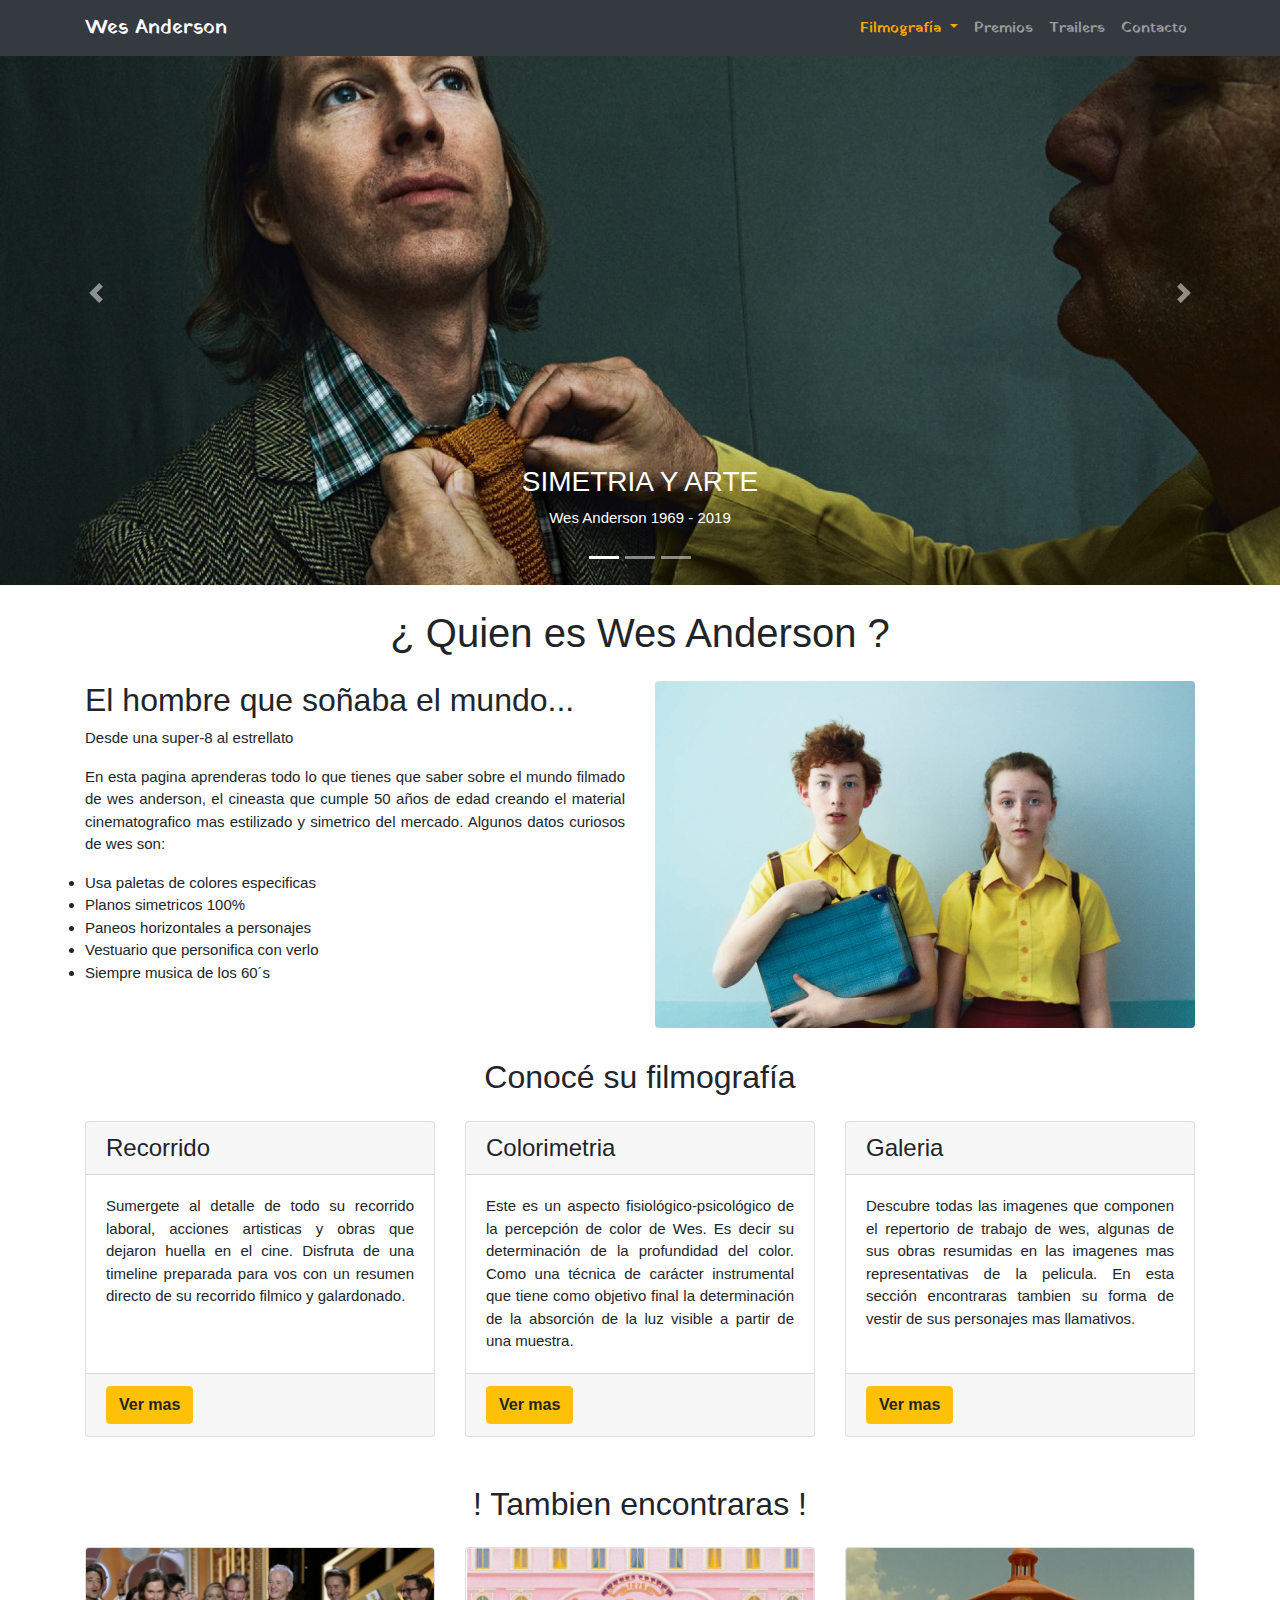
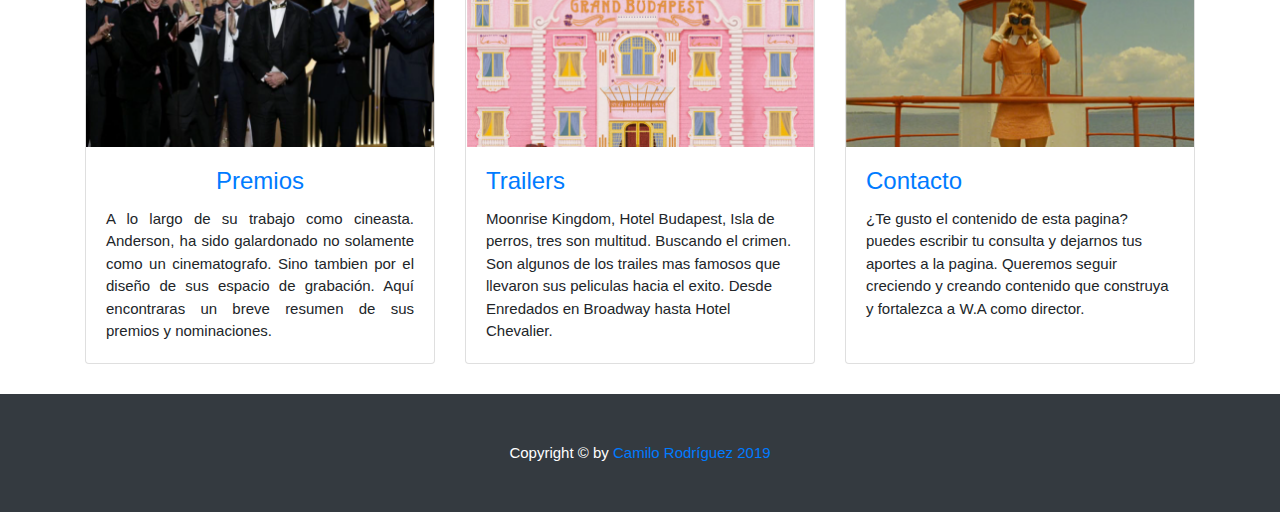
<file: index.html>
<!DOCTYPE html>
<html lang="en">
  <head>
    <meta charset="utf-8" />
    <meta
      name="viewport"
      content="width=device-width, initial-scale=1, shrink-to-fit=no"
    />
    <meta
      name="description"
      content="Este sitio posee toda la filmográfia de wes anderson: Peliculas y Teasers unicos."
    />
    <meta name="author" content="Wes Anderson" />

    <title>Wes Anderson - life & Film</title>

    <!-- Llamando a la libreria de Bootstrap -->
    <link href="vendor/bootstrap/css/bootstrap.min.css" rel="stylesheet" />

    <!-- Estilos Personalizados que no son clases nativas de bootstrap -->
    <link href="css/styles.css" rel="stylesheet" />
    <!-- typo Personalizada para titles-->
    <style>
      @import url('https://fonts.googleapis.com/css?family=Yatra+One&display=swap');
    </style>
  </head>

  <body>
    <!-- Navigación principal, tener cuidado, en todos igual. -->
    <nav
      class="navbar fixed-top navbar-expand-lg navbar-dark bg-dark fixed-top"
    >
      <div class="container">
        <a class="navbar-brand wes" href="index.html">Wes Anderson</a>

        <button
          class="navbar-toggler navbar-toggler-right"
          type="button"
          data-toggle="collapse"
          data-target="#navbarResponsive"
          aria-controls="navbarResponsive"
          aria-expanded="false"
          aria-label="Toggle navigation"
        >
          <span class="navbar-toggler-icon"></span>
        </button>

        <div class="collapse navbar-collapse" id="navbarResponsive">
          <ul class="navbar-nav ml-auto">
            <li class="nav-item dropdown">
              <!--Sección 1 del menu : FILMOGRAFIA -->
              <a
                class="nav-link dropdown-toggle wes"
                href="#"
                id="navbarDropdownPortfolio"
                data-toggle="dropdown"
                aria-haspopup="true"
                aria-expanded="false"
              >
                Filmografía
              </a>
              <div
                class="dropdown-menu dropdown-menu-right"
                aria-labelledby="navbarDropdownPortfolio"
              >
                <a class="dropdown-item wes" href="recorrido.html">Recorrido</a>
                <a class="dropdown-item wes" href="colorimetria.html"
                  >Colorimetria</a
                >
                <a class="dropdown-item wes" href="galeria.html">Galeria</a>
              </div>
            </li>
            <!--Sección 2 del menu : PREMIOS -->
            <li class="nav-item">
              <a class="nav-link wes" href="premios.html">Premios</a>
            </li>
            <!--Sección 3 del menu : TRAILERS -->
            <li class="nav-item">
              <a class="nav-link wes" href="trailers.html">Trailers</a>
            </li>
            <!--Sección 4 del menu : FORMULARIO DE CONTACTO -->
            <li class="nav-item">
              <a class="nav-link wes" href="form_contacto.html">Contacto</a>
            </li>
          </ul>
        </div>
      </div>
    </nav>
    <!--FINALIZA EL MENU DE NAVEGACIÓN PRINCIPAL -->

    <header>
      <div
        id="carouselExampleIndicators"
        class="carousel slide"
        data-ride="carousel"
      >
        <ol class="carousel-indicators">
          <li
            data-target="#carouselExampleIndicators"
            data-slide-to="0"
            class="active"
          ></li>
          <li data-target="#carouselExampleIndicators" data-slide-to="1"></li>
          <li data-target="#carouselExampleIndicators" data-slide-to="2"></li>
        </ol>
        <div class="carousel-inner" role="listbox">
          <!-- Slider # 1-->
          <div
            class="carousel-item active"
            style="background-image: url('/assets/img/home1.png')"
          >
            <div class="carousel-caption d-none d-md-block">
              <h3>SIMETRIA Y ARTE</h3>
              <p>Wes Anderson 1969 - 2019</p>
            </div>
          </div>
          <!-- Slider # 2-->
          <div
            class="carousel-item"
            style="background-image: url('/assets/img/home2.png')"
          >
            <div class="carousel-caption d-none d-md-block">
              <h3>Realismo Magico</h3>
              <p>Moonrise Kingdom - Mejor Film 2012</p>
            </div>
          </div>
          <!-- Slider # 3-->
          <div
            class="carousel-item"
            style="background-image: url('/assets/img/home3.png')"
          >
            <div class="carousel-caption d-none d-md-block">
              <h3>BIO & HISTORIA</h3>
              <p>Mucho mas que simetria y frontalidad</p>
            </div>
          </div>
        </div>
        <a
          class="carousel-control-prev"
          href="#carouselExampleIndicators"
          role="button"
          data-slide="prev"
        >
          <span class="carousel-control-prev-icon" aria-hidden="true"></span>
          <span class="sr-only">Previous</span>
        </a>
        <a
          class="carousel-control-next"
          href="#carouselExampleIndicators"
          role="button"
          data-slide="next"
        >
          <span class="carousel-control-next-icon" aria-hidden="true"></span>
          <span class="sr-only">Next</span>
        </a>
      </div>
    </header>

    <!-- Page HOME -->
    <div class="container">
      <h1 class="my-4 text-center">¿ Quien es Wes Anderson ?</h1>

      <!-- Fila 1  -->
      <div class="row row-sep">
        <div class="col-lg-6">
          <h2>El hombre que soñaba el mundo...</h2>
          <p>Desde una super-8 al estrellato</p>
          <p class="text-justify">
            En esta pagina aprenderas todo lo que tienes que saber sobre el
            mundo filmado de wes anderson,
            <strong>el cineasta que cumple 50 años de edad</strong> creando el
            material cinematografico mas estilizado y simetrico del mercado.
            Algunos <strong>datos curiosos </strong>de wes son:
          </p>
          <ul>
            <li>
              Usa paletas de colores especificas
            </li>
            <li>Planos simetricos 100%</li>
            <li>Paneos horizontales a personajes</li>
            <li>Vestuario que personifica con verlo</li>
            <li>Siempre musica de los 60´s</li>
          </ul>
        </div>
        <div class="col-lg-6">
          <img
            class="img-fluid rounded"
            src="/assets/img/wes-home.jpg"
            alt=""
          />
        </div>
      </div>



      <!-- COMIENZO fila 1 Home -->
      <h2 class="my-4 text-center"> Conocé su filmografía </h2>

      <!-- Tarjetas con secciones de la home (guiarse con la documentación de las bootstrap cards, si necesito usar mas clases) -->
      <div class="row">
        <div class="col-lg-4 mb-4">
          <div class="card h-100">
            <h4 class="card-header">Recorrido</h4>
            <div class="card-body">
              <p class="card-text text-justify">
                Sumergete al detalle de todo su recorrido laboral, acciones artisticas y obras que dejaron huella en el cine. <strong>Disfruta de una timeline</strong> preparada para vos con un resumen directo de su recorrido filmico y galardonado.
              </p>
            </div>
            <div class="card-footer">
              <a href="/recorrido.html" class="btn btn-warning"><b>Ver mas</b></a>
            </div>
          </div>
        </div>
        <div class="col-lg-4 mb-4">
          <div class="card h-100">
            <h4 class="card-header">Colorimetria</h4>
            <div class="card-body">
              <p class="card-text text-justify">
                  Este es un aspecto fisiológico-psicológico de la percepción de color de Wes. Es decir su determinación de la profundidad del color. Como una técnica de carácter instrumental que tiene como objetivo final la determinación de la absorción de la luz visible a partir de una muestra.
              </p>
            </div>
            <div class="card-footer">
                <a href="/colorimetria.html" class="btn btn-warning"><b>Ver mas</b></a>
            </div>
          </div>
        </div>
        <div class="col-lg-4 mb-4">
          <div class="card h-100">
            <h4 class="card-header">Galeria</h4>
            <div class="card-body">
              <p class="card-text text-justify">
                Descubre todas las imagenes que componen el repertorio de trabajo de wes, algunas de sus obras resumidas en las imagenes mas representativas de la pelicula. En esta sección encontraras tambien su forma de vestir de sus personajes mas llamativos.
              </p>
            </div>
            <div class="card-footer">
                <a href="/galeria.html" class="btn btn-warning"><b>Ver mas</b></a>
            </div>
          </div>
        </div>
      </div>
      <!-- /.cierre fila 1 -->

      <!-- Sección de Portfolio y sub paginas -->
      <h2 class="my-4 text-center"> ! Tambien encontraras ! </h2>

      <div class="row">
        <div class="col-lg-4 col-sm-6 portfolio-item">
          <div class="card h-100">
            <a href="#"
              ><img
                class="card-img-top"
                src="/assets/img/premios.png"
                alt=""
            /></a>
            <div class="card-body ">
              <h4 class="card-title text-center">
                <a href="/premios.html">Premios</a>
              </h4>
              <p class="card-text text-justify">
                A lo largo de su trabajo como cineasta. Anderson, ha sido galardonado no solamente como un cinematografo. Sino tambien por el diseño de sus espacio de grabación. Aquí encontraras un breve resumen de sus premios y nominaciones.
              </p>
            </div>
          </div>
        </div>
        <div class="col-lg-4 col-sm-6 portfolio-item">
          <div class="card h-100">
            <a href="#"
              ><img
                class="card-img-top"
                src="/assets/img/trailers.png"
                alt=""
            /></a>
            <div class="card-body">
              <h4 class="card-title">
                <a href="/trailers.html">Trailers</a>
              </h4>
              <p class="card-text">
                Moonrise Kingdom, Hotel Budapest, Isla de perros, tres son multitud. Buscando el crimen. Son algunos de los trailes mas famosos que llevaron sus peliculas hacia el exito. Desde Enredados en Broadway hasta Hotel Chevalier. 
              </p>
            </div>
          </div>
        </div>
        <div class="col-lg-4 col-sm-6 portfolio-item">
          <div class="card h-100">
            <a href="#"
              ><img
                class="card-img-top"
                src="/assets/img/contacto.png"
                alt=""
            /></a>
            <div class="card-body">
              <h4 class="card-title">
                <a href="/form_contacto.html">Contacto</a>
              </h4>
              <p class="card-text">
                ¿Te gusto el contenido de esta pagina? puedes escribir tu consulta y dejarnos tus aportes a la pagina. Queremos seguir creciendo y creando contenido que construya y fortalezca a W.A como director. 
              </p>
            </div>
          </div>
        </div>
        </div>
      </div>
      <!-- /cierre del portfolio y subpaginas -->

    </div>
    <!-- /cierre del container -->

    <!-- Footer -->
    <footer class="py-5 bg-dark">
      <div class="container">
        <p class="m-0 text-center text-white">
          Copyright &copy; by <a href="https://www.linkedin.com/in/cvcamilorodriguez/">Camilo Rodríguez 2019</a> 
        </p>
      </div>
      <!-- / cierre del container -->
 
    </footer>
    <!-- Bootstrap core JavaScript -->
    <script src="vendor/jquery/jquery.min.js"></script>
    <script src="vendor/bootstrap/js/bootstrap.bundle.min.js"></script>
  </body>
</html>
</file>
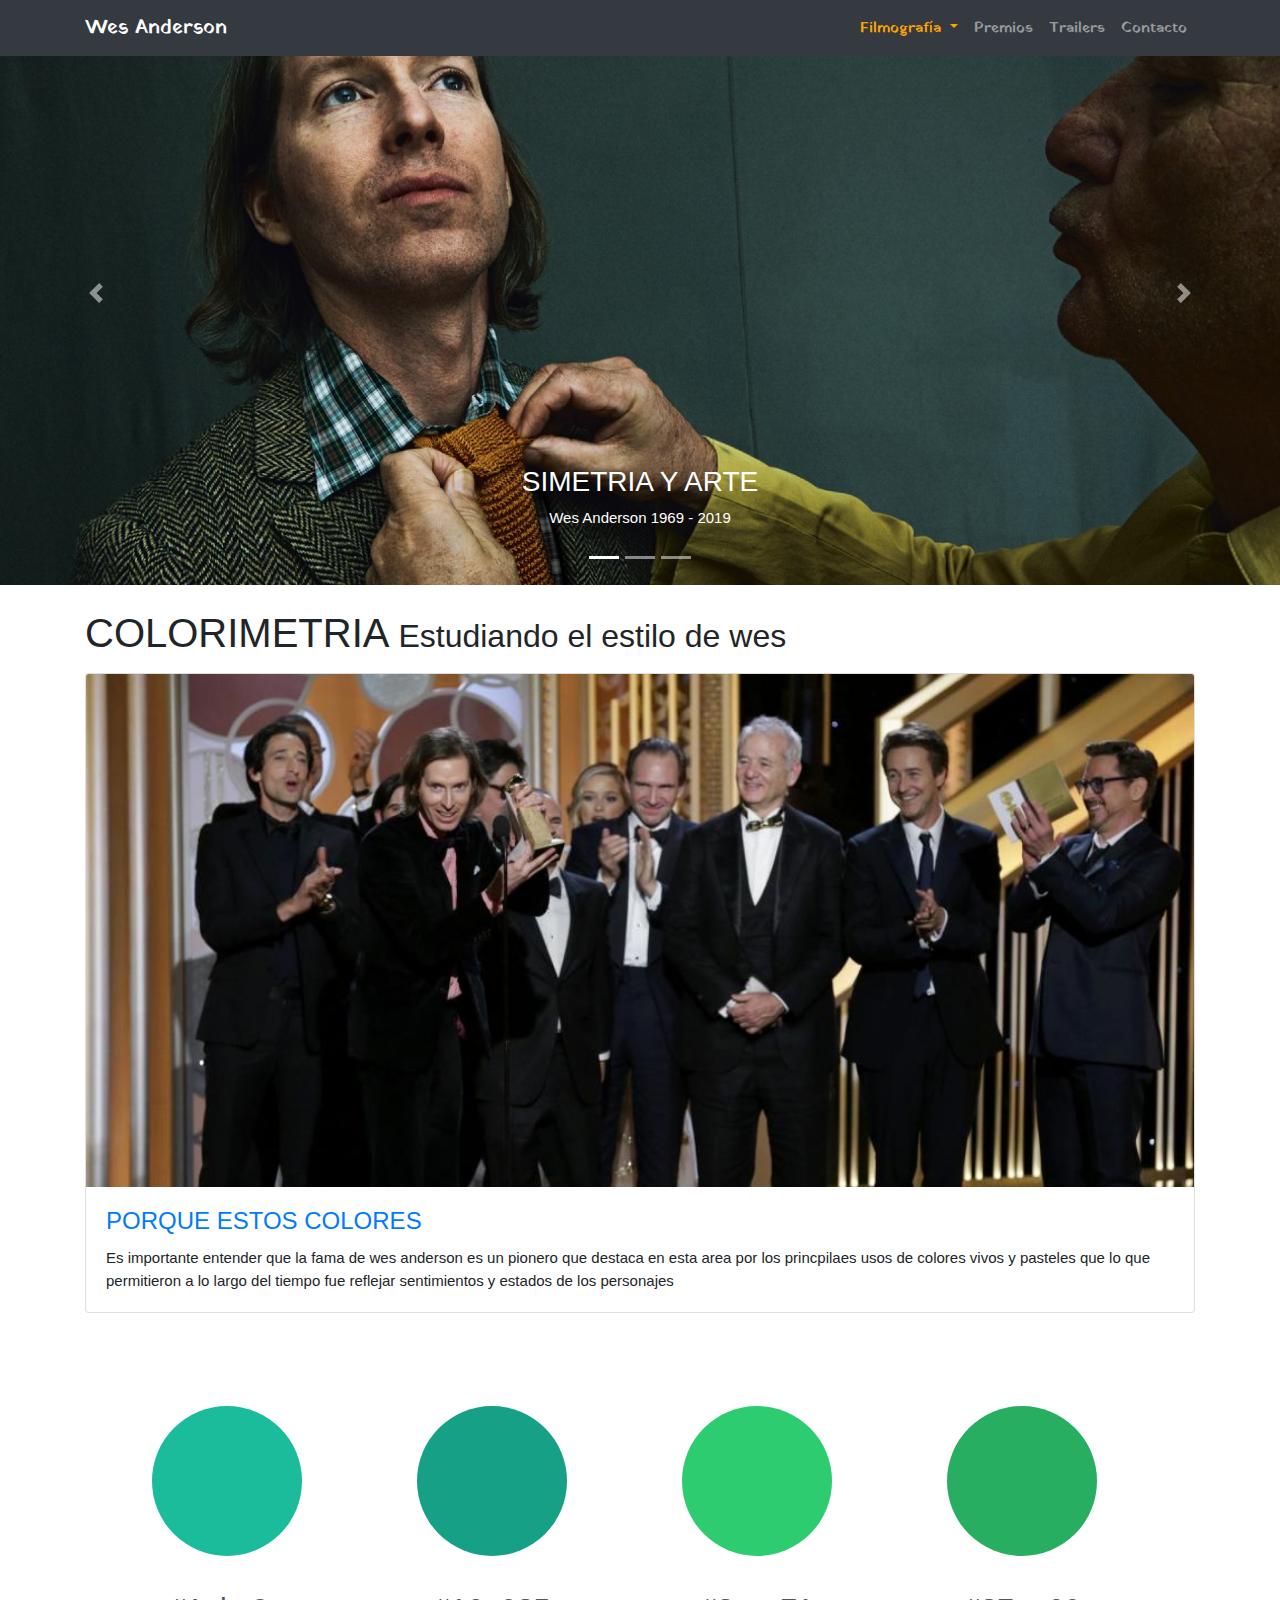
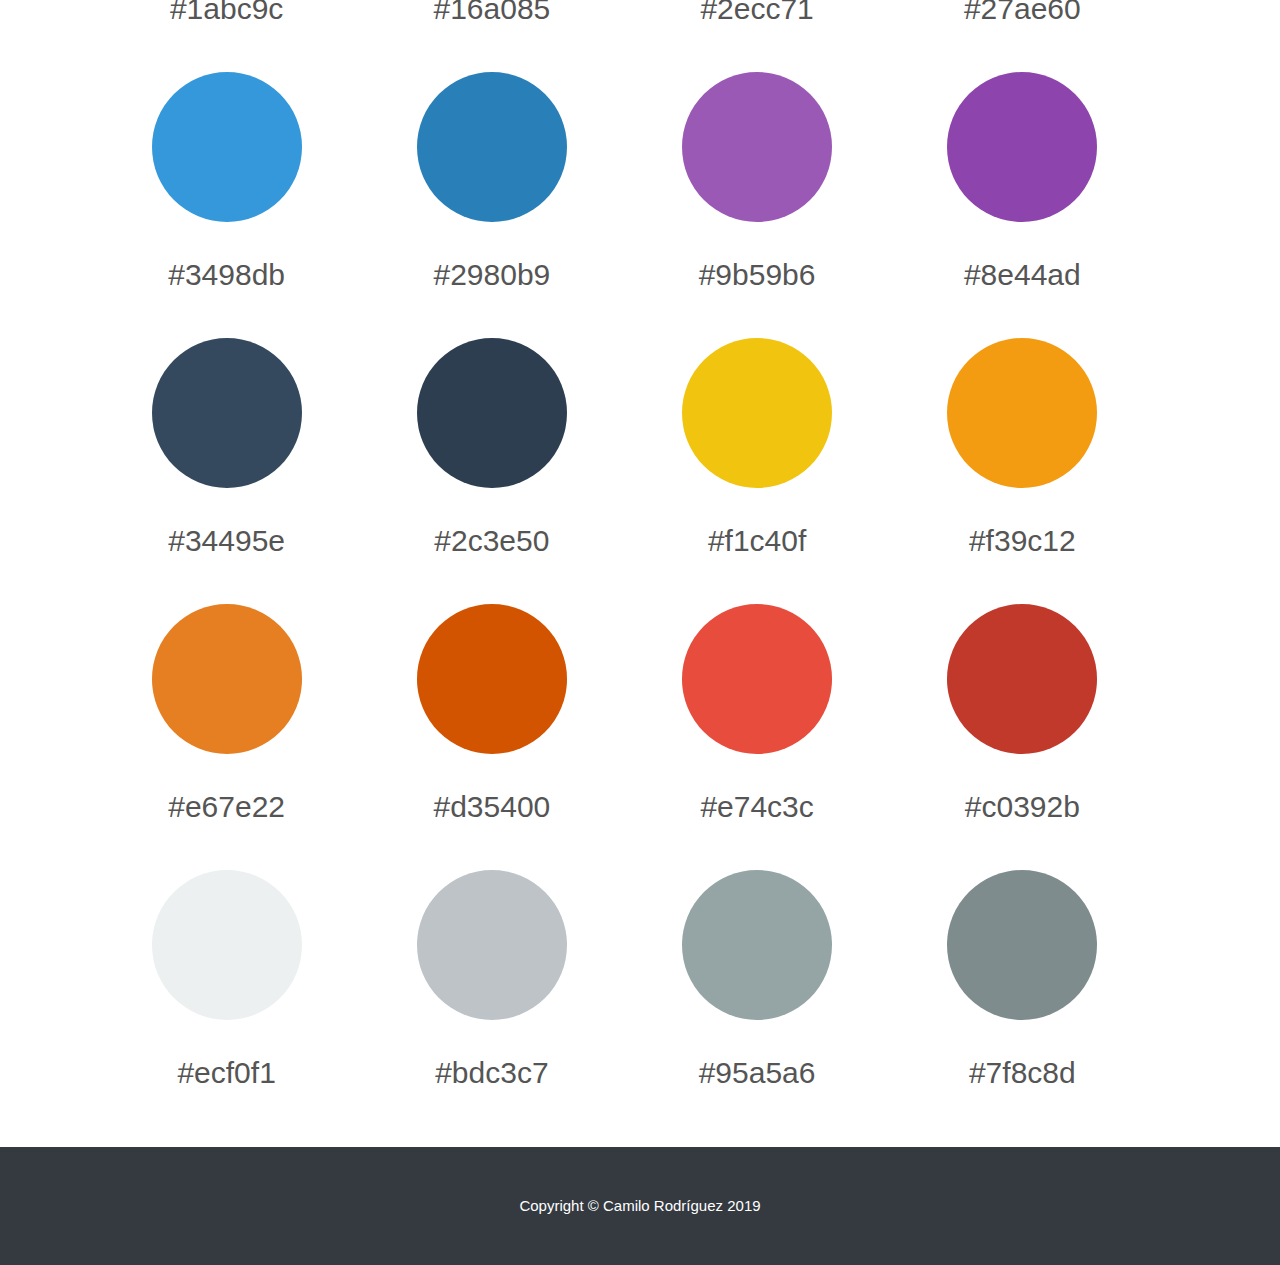
<file: colorimetria.html>
<!DOCTYPE html>
<html lang="en">
  <head>
    <meta charset="utf-8" />
    <meta
      name="viewport"
      content="width=device-width, initial-scale=1, shrink-to-fit=no"
    />
    <meta
      name="description"
      content="Este sitio posee toda la filmográfia de wes anderson: Peliculas y Teasers unicos."
    />
    <meta name="author" content="Wes Anderson" />

    <title>Wes Anderson - life & Film</title>

    <!-- Llamando a la libreria de Bootstrap -->
    <link href="vendor/bootstrap/css/bootstrap.min.css" rel="stylesheet" />

    <!-- Estilos Personalizados que no son clases nativas de bootstrap -->
    <link href="css/styles.css" rel="stylesheet" />
    <!-- typo Personalizada para titles-->
    <style>
      @import url('https://fonts.googleapis.com/css?family=Yatra+One&display=swap');
    </style>
  </head>

  <body>
    <!-- Navigación principal, tener cuidado, en todos igual. -->
    <nav
      class="navbar fixed-top navbar-expand-lg navbar-dark bg-dark fixed-top"
    >
      <div class="container">
        <a class="navbar-brand wes" href="index.html">Wes Anderson</a>

        <button
          class="navbar-toggler navbar-toggler-right"
          type="button"
          data-toggle="collapse"
          data-target="#navbarResponsive"
          aria-controls="navbarResponsive"
          aria-expanded="false"
          aria-label="Toggle navigation"
        >
          <span class="navbar-toggler-icon"></span>
        </button>

        <div class="collapse navbar-collapse" id="navbarResponsive">
          <ul class="navbar-nav ml-auto">
            <li class="nav-item dropdown">
              <!--Sección 1 del menu : FILMOGRAFIA -->
              <a
                class="nav-link dropdown-toggle wes"
                href="#"
                id="navbarDropdownPortfolio"
                data-toggle="dropdown"
                aria-haspopup="true"
                aria-expanded="false"
              >
                Filmografía
              </a>
              <div
                class="dropdown-menu dropdown-menu-right"
                aria-labelledby="navbarDropdownPortfolio"
              >
                <a class="dropdown-item wes" href="recorrido.html">Recorrido</a>
                <a class="dropdown-item wes" href="colorimetria.html"
                  >Colorimetria</a
                >
                <a class="dropdown-item wes" href="galeria.html">Galeria</a>
              </div>
            </li>
            <!--Sección 2 del menu : PREMIOS -->
            <li class="nav-item">
              <a class="nav-link wes" href="premios.html">Premios</a>
            </li>
            <!--Sección 3 del menu : TRAILERS -->
            <li class="nav-item">
              <a class="nav-link wes" href="trailers.html">Trailers</a>
            </li>
            <!--Sección 4 del menu : FORMULARIO DE CONTACTO -->
            <li class="nav-item">
              <a class="nav-link wes" href="form_contacto.html">Contacto</a>
            </li>
          </ul>
        </div>
      </div>
    </nav>
    <!--FINALIZA EL MENU DE NAVEGACIÓN PRINCIPAL -->

    <header>
      <div
        id="carouselExampleIndicators"
        class="carousel slide"
        data-ride="carousel"
      >
        <ol class="carousel-indicators">
          <li
            data-target="#carouselExampleIndicators"
            data-slide-to="0"
            class="active"
          ></li>
          <li data-target="#carouselExampleIndicators" data-slide-to="1"></li>
          <li data-target="#carouselExampleIndicators" data-slide-to="2"></li>
        </ol>
        <div class="carousel-inner" role="listbox">
          <!-- Slider # 1-->
          <div
            class="carousel-item active"
            style="background-image: url('/assets/img/home1.png')"
          >
            <div class="carousel-caption d-none d-md-block">
              <h3>SIMETRIA Y ARTE</h3>
              <p>Wes Anderson 1969 - 2019</p>
            </div>
          </div>
          <!-- Slider # 2-->
          <div
            class="carousel-item"
            style="background-image: url('/assets/img/home2.png')"
          >
            <div class="carousel-caption d-none d-md-block">
              <h3>Realismo Magico</h3>
              <p>Moonrise Kingdom - Mejor Film 2012</p>
            </div>
          </div>
          <!-- Slider # 3-->
          <div
            class="carousel-item"
            style="background-image: url('/assets/img/home3.png')"
          >
            <div class="carousel-caption d-none d-md-block">
              <h3>BIO & HISTORIA</h3>
              <p>Mucho mas que simetria y frontalidad</p>
            </div>
          </div>
        </div>
        <a
          class="carousel-control-prev"
          href="#carouselExampleIndicators"
          role="button"
          data-slide="prev"
        >
          <span class="carousel-control-prev-icon" aria-hidden="true"></span>
          <span class="sr-only">Previous</span>
        </a>
        <a
          class="carousel-control-next"
          href="#carouselExampleIndicators"
          role="button"
          data-slide="next"
        >
          <span class="carousel-control-next-icon" aria-hidden="true"></span>
          <span class="sr-only">Next</span>
        </a>
      </div>
    </header>
    <!-- CIERRE SLIDER  -->

    <!-- Page Content -->
    <div class="container">
      <!-- Page Heading/Breadcrumbs -->
      <h1 class="mt-4 mb-3">
        COLORIMETRIA
        <small>Estudiando el estilo de wes </small>
      </h1>

      <div class="row">
        <div class="col-lg-12 portfolio-item">
          <div class="card h-100">
            <a href="#"
              ><img class="card-img-top" src="/assets/img/premios.jpg" alt=""
            /></a>
            <div class="card-body">
              <h4 class="card-title">
                <a href="#">PORQUE ESTOS COLORES</a>
              </h4>
              <p class="card-text">
                Es importante entender que la fama de wes anderson es un pionero
                que destaca en esta area por los princpilaes usos de colores
                vivos y pasteles que lo que permitieron a lo largo del tiempo
                fue reflejar sentimientos y estados de los personajes
              </p>
            </div>
          </div>
        </div>

        <div class="col-lg-12 portfolio-item">
          <div class="wrapper">
            <ul>
              <li><span></span>#1abc9c</li>
              <li><span></span>#16a085</li>
              <li><span></span>#2ecc71</li>
              <li><span></span>#27ae60</li>
              <li><span></span>#3498db</li>
              <li><span></span>#2980b9</li>
              <li><span></span>#9b59b6</li>
              <li><span></span>#8e44ad</li>
              <li><span></span>#34495e</li>
              <li><span></span>#2c3e50</li>
              <li><span></span>#f1c40f</li>
              <li><span></span>#f39c12</li>
              <li><span></span>#e67e22</li>
              <li><span></span>#d35400</li>
              <li><span></span>#e74c3c</li>
              <li><span></span>#c0392b</li>
              <li><span></span>#ecf0f1</li>
              <li><span></span>#bdc3c7</li>
              <li><span></span>#95a5a6</li>
              <li><span></span>#7f8c8d</li>
            </ul>
          </div>
        </div>
      </div>
      <!-- /.row -->
    </div>
    <!-- /.container -->

    <!-- Footer -->
    <footer class="py-5 bg-dark">
      <div class="container">
        <p class="m-0 text-center text-white">
          Copyright &copy; Camilo Rodríguez 2019
        </p>
      </div>
      <!-- /.container -->
    </footer>

    <!-- Bootstrap core JavaScript -->
    <script src="vendor/jquery/jquery.min.js"></script>
    <script src="vendor/bootstrap/js/bootstrap.bundle.min.js"></script>
  </body>
</html>
</file>
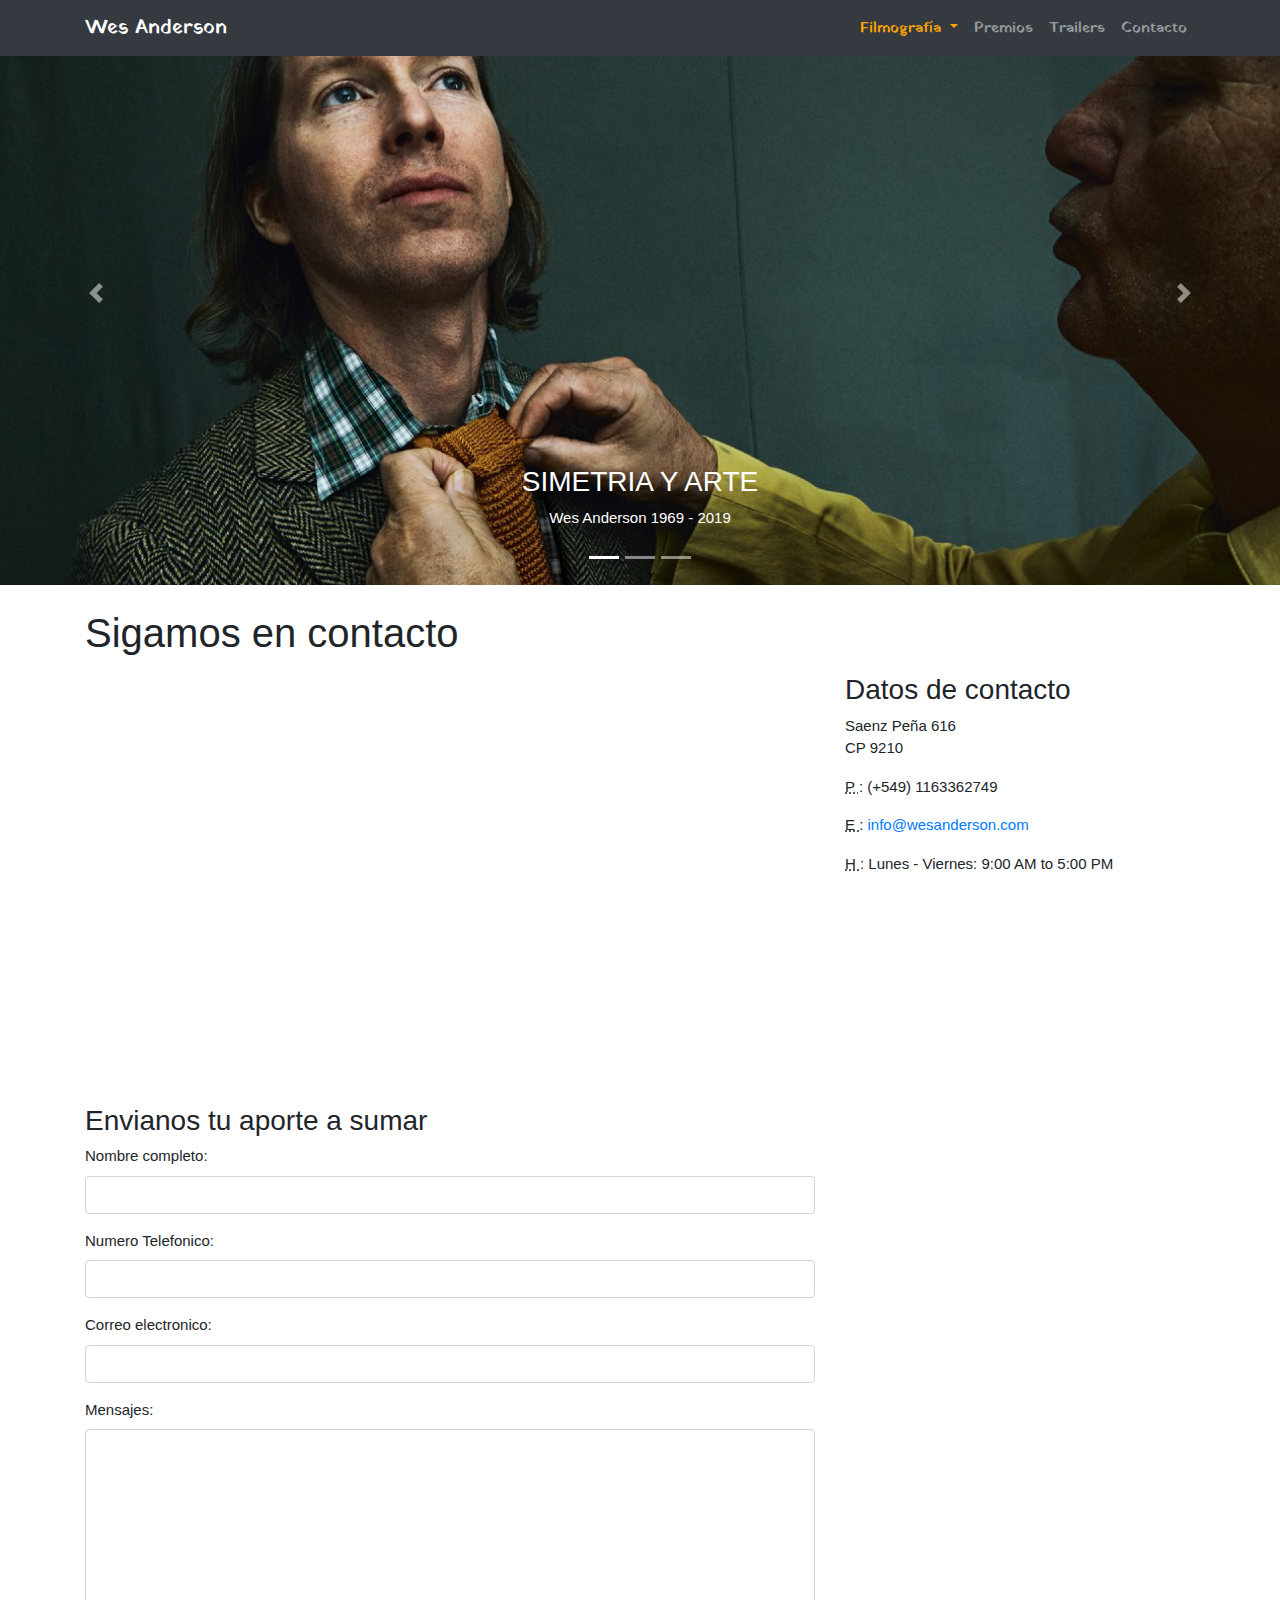
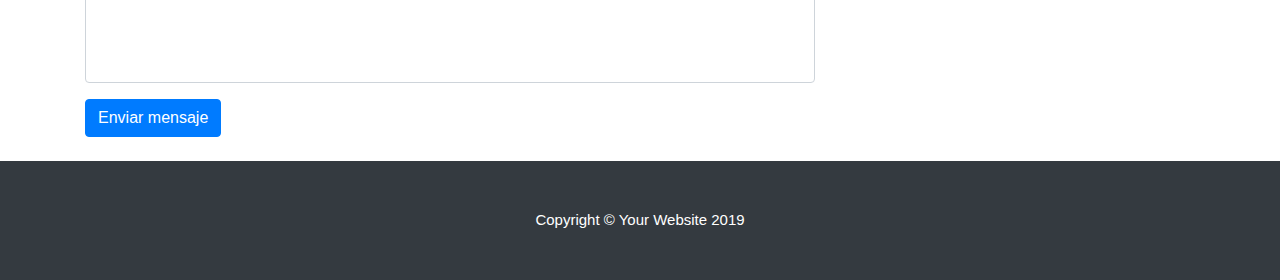
<file: form_contacto.html>
<!DOCTYPE html>
<html lang="en">
  <head>
    <meta charset="utf-8" />
    <meta
      name="viewport"
      content="width=device-width, initial-scale=1, shrink-to-fit=no"
    />
    <meta
      name="description"
      content="Este sitio posee toda la filmográfia de wes anderson: Peliculas y Teasers unicos."
    />
    <meta name="author" content="Wes Anderson" />

    <title>Wes Anderson - life & Film</title>

    <!-- Llamando a la libreria de Bootstrap -->
    <link href="vendor/bootstrap/css/bootstrap.min.css" rel="stylesheet" />

    <!-- Estilos Personalizados que no son clases nativas de bootstrap -->
    <link href="css/styles.css" rel="stylesheet" />
    <!-- typo Personalizada para titles-->
    <style>
      @import url('https://fonts.googleapis.com/css?family=Yatra+One&display=swap');
    </style>
  </head>

  <body>
    <!-- Navigación principal, tener cuidado, en todos igual. -->
    <nav
      class="navbar fixed-top navbar-expand-lg navbar-dark bg-dark fixed-top"
    >
      <div class="container">
        <a class="navbar-brand wes" href="index.html">Wes Anderson</a>

        <button
          class="navbar-toggler navbar-toggler-right"
          type="button"
          data-toggle="collapse"
          data-target="#navbarResponsive"
          aria-controls="navbarResponsive"
          aria-expanded="false"
          aria-label="Toggle navigation"
        >
          <span class="navbar-toggler-icon"></span>
        </button>

        <div class="collapse navbar-collapse" id="navbarResponsive">
          <ul class="navbar-nav ml-auto">
            <li class="nav-item dropdown">
              <!--Sección 1 del menu : FILMOGRAFIA -->
              <a
                class="nav-link dropdown-toggle wes"
                href="#"
                id="navbarDropdownPortfolio"
                data-toggle="dropdown"
                aria-haspopup="true"
                aria-expanded="false"
              >
                Filmografía
              </a>
              <div
                class="dropdown-menu dropdown-menu-right"
                aria-labelledby="navbarDropdownPortfolio"
              >
                <a class="dropdown-item wes" href="recorrido.html">Recorrido</a>
                <a class="dropdown-item wes" href="colorimetria.html"
                  >Colorimetria</a
                >
                <a class="dropdown-item wes" href="galeria.html">Galeria</a>
              </div>
            </li>
            <!--Sección 2 del menu : PREMIOS -->
            <li class="nav-item">
              <a class="nav-link wes" href="premios.html">Premios</a>
            </li>
            <!--Sección 3 del menu : TRAILERS -->
            <li class="nav-item">
              <a class="nav-link wes" href="trailers.html">Trailers</a>
            </li>
            <!--Sección 4 del menu : FORMULARIO DE CONTACTO -->
            <li class="nav-item">
              <a class="nav-link wes" href="form_contacto.html">Contacto</a>
            </li>
          </ul>
        </div>
      </div>
    </nav>
    <!--FINALIZA EL MENU DE NAVEGACIÓN PRINCIPAL -->

    <header>
      <div
        id="carouselExampleIndicators"
        class="carousel slide"
        data-ride="carousel"
      >
        <ol class="carousel-indicators">
          <li
            data-target="#carouselExampleIndicators"
            data-slide-to="0"
            class="active"
          ></li>
          <li data-target="#carouselExampleIndicators" data-slide-to="1"></li>
          <li data-target="#carouselExampleIndicators" data-slide-to="2"></li>
        </ol>
        <div class="carousel-inner" role="listbox">
          <!-- Slider # 1-->
          <div
            class="carousel-item active"
            style="background-image: url('/assets/img/home1.png')"
          >
            <div class="carousel-caption d-none d-md-block">
              <h3>SIMETRIA Y ARTE</h3>
              <p>Wes Anderson 1969 - 2019</p>
            </div>
          </div>
          <!-- Slider # 2-->
          <div
            class="carousel-item"
            style="background-image: url('/assets/img/home2.png')"
          >
            <div class="carousel-caption d-none d-md-block">
              <h3>Realismo Magico</h3>
              <p>Moonrise Kingdom - Mejor Film 2012</p>
            </div>
          </div>
          <!-- Slider # 3-->
          <div
            class="carousel-item"
            style="background-image: url('/assets/img/home3.png')"
          >
            <div class="carousel-caption d-none d-md-block">
              <h3>BIO & HISTORIA</h3>
              <p>Mucho mas que simetria y frontalidad</p>
            </div>
          </div>
        </div>
        <a
          class="carousel-control-prev"
          href="#carouselExampleIndicators"
          role="button"
          data-slide="prev"
        >
          <span class="carousel-control-prev-icon" aria-hidden="true"></span>
          <span class="sr-only">Previous</span>
        </a>
        <a
          class="carousel-control-next"
          href="#carouselExampleIndicators"
          role="button"
          data-slide="next"
        >
          <span class="carousel-control-next-icon" aria-hidden="true"></span>
          <span class="sr-only">Next</span>
        </a>
      </div>
    </header>
    <!-- CIERRE SLIDER  -->
    <!-- Page Content -->
    <div class="container">
      <!-- Pagina de contacto -->
      <h1 class="mt-4 mb-3">
        Sigamos en contacto
      </h1>

      <!-- Contenido de la fila -->
      <div class="row">
        <!-- Columna del mapa -->
        <div class="col-lg-8 mb-4">
          <!-- Google Map embebido -->
          <iframe
            width="100%"
            height="400px"
            frameborder="0"
            scrolling="no"
            marginheight="0"
            marginwidth="0"
            src="http://maps.google.com/maps?hl=en&amp;ie=UTF8&amp;ll=37.0625,-95.677068&amp;spn=56.506174,79.013672&amp;t=m&amp;z=4&amp;output=embed"
          ></iframe>
        </div>
        <!-- Contact Details Column -->

        <div class="col-lg-4 mb-4">
          <h3>Datos de contacto</h3>
          <p>
            Saenz Peña 616
            <br />
            CP 9210
            <br />
          </p>
          <p><abbr title="Phone"> P </abbr>: (+549) 1163362749</p>
          <p>
            <abbr title="Email"> E </abbr>:
            <a href="mailto: info@wesanderson.com">info@wesanderson.com </a>
          </p>
          <p>
            <abbr title="Horas"> H </abbr>: Lunes - Viernes: 9:00 AM to 5:00 PM
          </p>
        </div>
      </div>
      <!-- /.row -->

      <!-- Contact Form -->
      <!-- In order to set the email address and subject line for the contact form go to the bin/contact_me.php file. -->
      <div class="row">
        <div class="col-lg-8 mb-4">
          <h3>Envianos tu aporte a sumar</h3>
          <form name="sentMessage" id="contactForm" novalidate>
            <div class="control-group form-group">
              <div class="controls">
                <label>Nombre completo:</label>
                <input
                  type="text"
                  class="form-control"
                  id="name"
                  required
                  data-validation-required-message="Recuerde ingresar su nombre"
                />
                <p class="help-block"></p>
              </div>
            </div>
            <div class="control-group form-group">
              <div class="controls">
                <label>Numero Telefonico: </label>
                <input
                  type="tel"
                  class="form-control"
                  id="phone"
                  required
                  data-validation-required-message="Por favor ingrese su numero de telefono."
                />
              </div>
            </div>
            <div class="control-group form-group">
              <div class="controls">
                <label>Correo electronico:</label>
                <input
                  type="email"
                  class="form-control"
                  id="email"
                  required
                  data-validation-required-message="Porfavor ingresa tu correo electronico"
                />
              </div>
            </div>
            <div class="control-group form-group">
              <div class="controls">
                <label>Mensajes:</label>
                <textarea
                  rows="10"
                  cols="100"
                  class="form-control"
                  id="message"
                  required
                  data-validation-required-message="Deja tu aporte a sumar a la pagina"
                  maxlength="999"
                  style="resize:none"
                ></textarea>
              </div>
            </div>
            <div id="success"></div>
            <!-- For success/fail messages -->
            <button
              type="submit"
              class="btn btn-primary"
              id="sendMessageButton"
            >
              Enviar mensaje
            </button>
          </form>
        </div>
      </div>
      <!-- /.row -->
    </div>
    <!-- /.container -->

    <!-- Footer -->
    <footer class="py-5 bg-dark">
      <div class="container">
        <p class="m-0 text-center text-white">
          Copyright &copy; Your Website 2019
        </p>
      </div>
      <!-- /.container -->
    </footer>

    <!-- Bootstrap core JavaScript -->
    <script src="vendor/jquery/jquery.min.js"></script>
    <script src="vendor/bootstrap/js/bootstrap.bundle.min.js"></script>

    <!-- Contact form JavaScript -->
    <!-- Do not edit these files! In order to set the email address and subject line for the contact form go to the bin/contact_me.php file. -->
    <script src="js/jqBootstrapValidation.js"></script>
    <script src="js/contact_me.js"></script>
  </body>
</html>
</file>
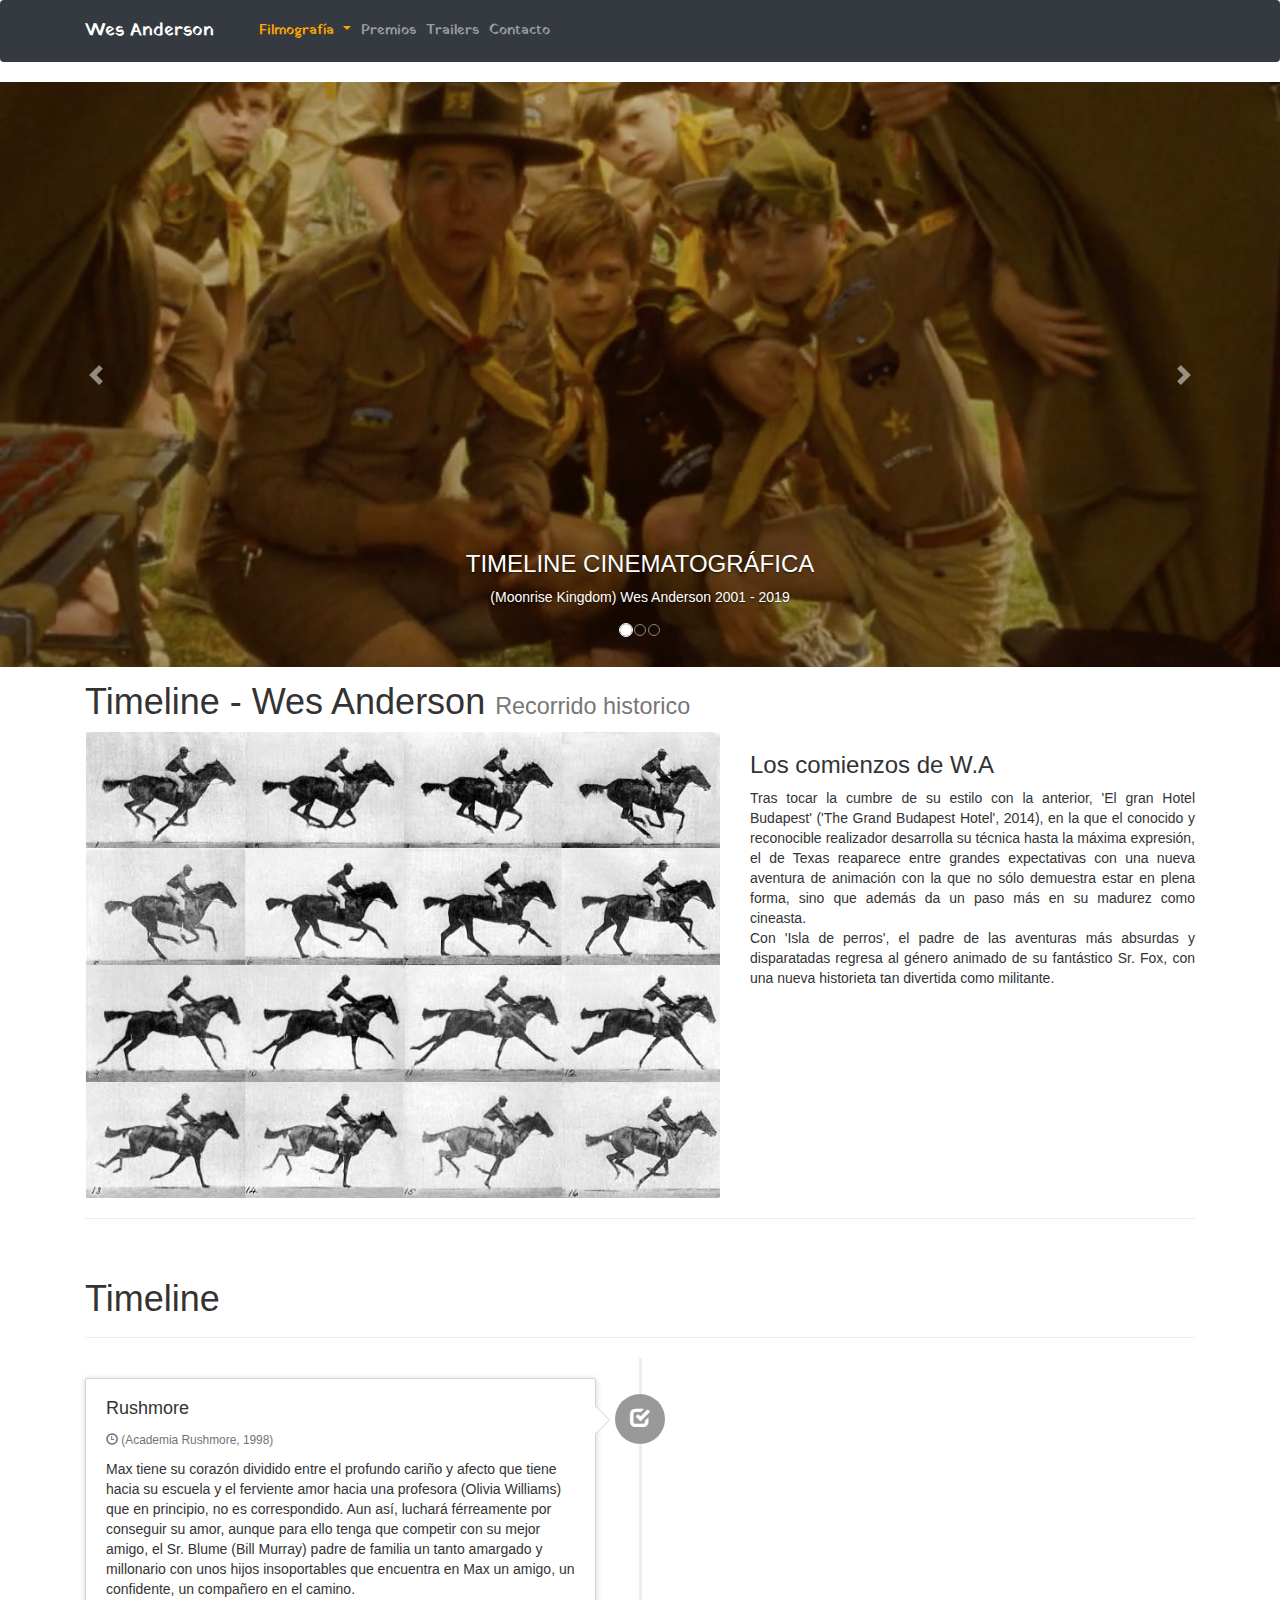
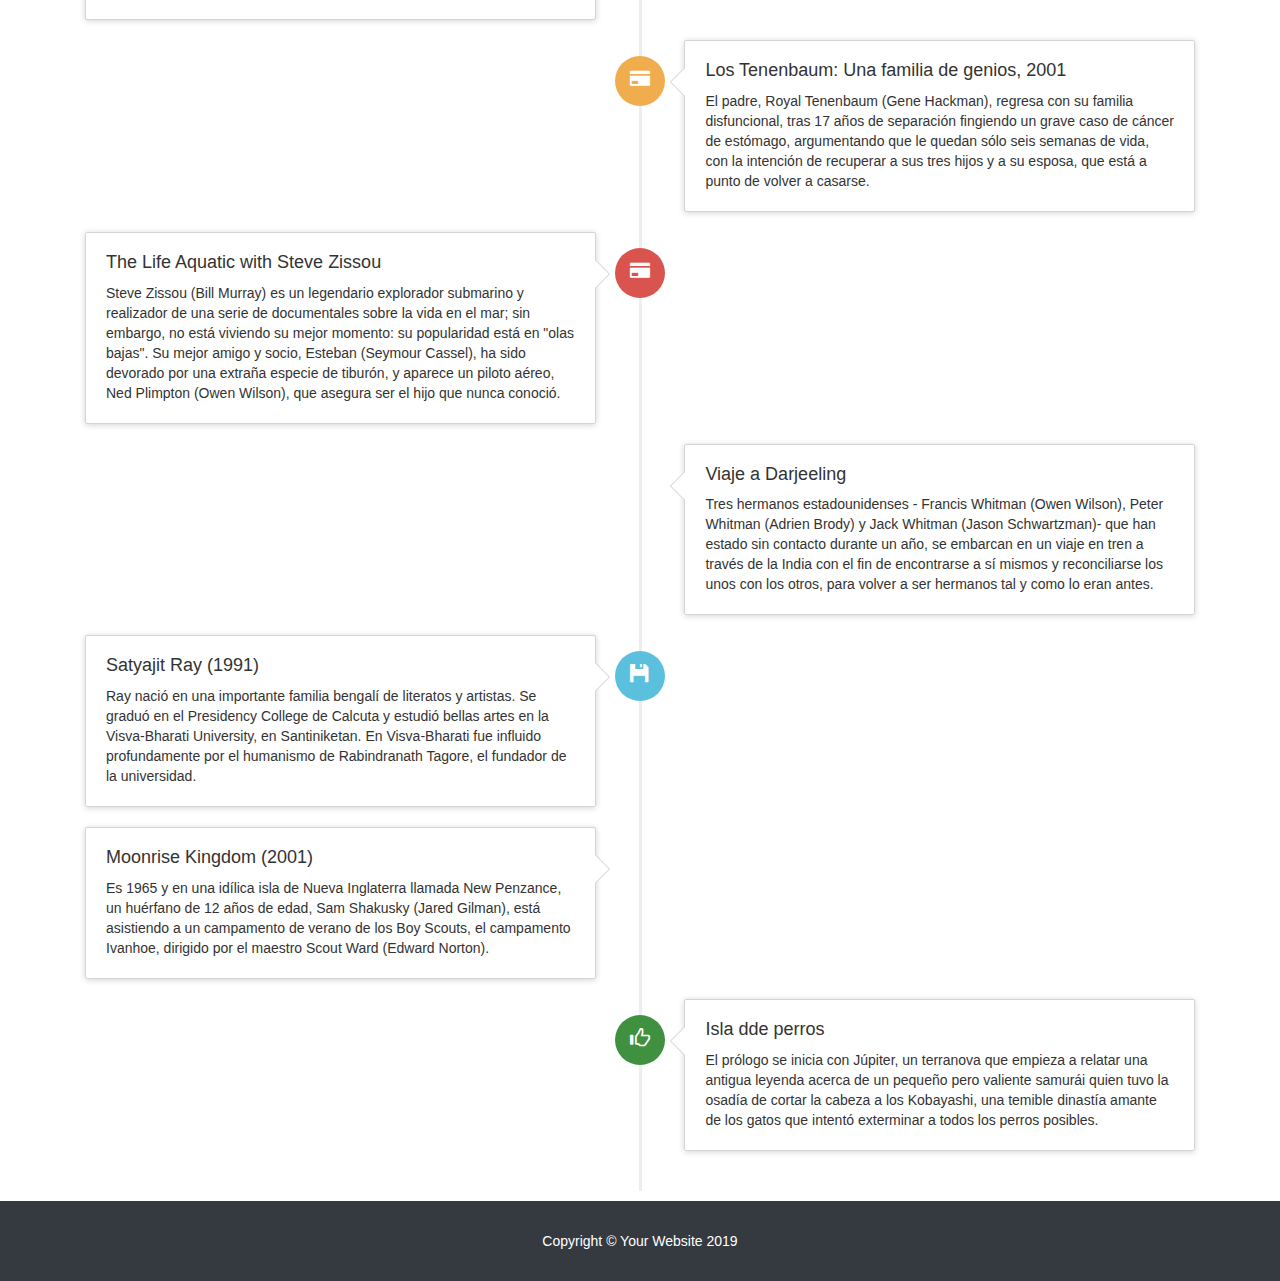
<file: recorrido.html>
<!DOCTYPE html>
<html lang="en">
  <head>
    <meta charset="utf-8" />
    <meta
      name="viewport"
      content="width=device-width, initial-scale=1, shrink-to-fit=no"
    />
    <meta
      name="description"
      content="Este sitio posee toda la filmográfia de wes anderson: Peliculas y Teasers unicos."
    />
    <meta name="author" content="Wes Anderson" />

    <title>Wes Anderson - Su Recorrido</title>

    <!-- Llamando a la libreria de Bootstrap -->
    <link href="vendor/bootstrap/css/bootstrap.min.css" rel="stylesheet" />

    <!-- Estilos Personalizados que no son clases nativas de bootstrap -->
    <link href="css/styles.css" rel="stylesheet" />
    <link
      href="//netdna.bootstrapcdn.com/bootstrap/3.0.3/css/bootstrap.min.css"
      rel="stylesheet"
      id="bootstrap-css"
    />
    <!-- typo Personalizada para titles-->
    <style>
      @import url('https://fonts.googleapis.com/css?family=Yatra+One&display=swap');
    </style>
  </head>

  <body>
    <!-- Navigación principal, tener cuidado, en todos igual. -->
    <nav
      class="navbar fixed-top navbar-expand-lg navbar-dark bg-dark fixed-top"
    >
      <div class="container">
        <a class="navbar-brand wes" href="index.html">Wes Anderson</a>

        <button
          class="navbar-toggler navbar-toggler-right"
          type="button"
          data-toggle="collapse"
          data-target="#navbarResponsive"
          aria-controls="navbarResponsive"
          aria-expanded="false"
          aria-label="Toggle navigation"
        >
          <span class="navbar-toggler-icon"></span>
        </button>

        <div class="collapse navbar-collapse" id="navbarResponsive">
          <ul class="navbar-nav ml-auto">
            <li class="nav-item dropdown">
              <!--Sección 1 del menu : FILMOGRAFIA -->
              <a
                class="nav-link dropdown-toggle wes"
                href="#"
                id="navbarDropdownPortfolio"
                data-toggle="dropdown"
                aria-haspopup="true"
                aria-expanded="false"
              >
                Filmografía
              </a>
              <div
                class="dropdown-menu dropdown-menu-right"
                aria-labelledby="navbarDropdownPortfolio"
              >
                <a class="dropdown-item wes" href="recorrido.html">Recorrido</a>
                <a class="dropdown-item wes" href="colorimetria.html"
                  >Colorimetria</a
                >
                <a class="dropdown-item wes" href="galeria.html">Galeria</a>
              </div>
            </li>
            <!--Sección 2 del menu : PREMIOS -->
            <li class="nav-item">
              <a class="nav-link wes" href="premios.html">Premios</a>
            </li>
            <!--Sección 3 del menu : TRAILERS -->
            <li class="nav-item">
              <a class="nav-link wes" href="trailers.html">Trailers</a>
            </li>
            <!--Sección 4 del menu : FORMULARIO DE CONTACTO -->
            <li class="nav-item">
              <a class="nav-link wes" href="form_contacto.html">Contacto</a>
            </li>
          </ul>
        </div>
      </div>
    </nav>
    <!--FINALIZA EL MENU DE NAVEGACIÓN PRINCIPAL -->

    <header>
      <div
        id="carouselExampleIndicators"
        class="carousel slide "
        data-ride="carousel"
      >
        <ol class="carousel-indicators">
          <li
            data-target="#carouselExampleIndicators"
            data-slide-to="0"
            class="active"
          ></li>
          <li data-target="#carouselExampleIndicators" data-slide-to="1"></li>
          <li data-target="#carouselExampleIndicators" data-slide-to="2"></li>
        </ol>
        <div class="carousel-inner" role="listbox">
          <!-- Slider # 1-->
          <div
            class="carousel-item active recorrido-slider"
            style="background-image: url('/assets/img/recorrido1.png')"
          >
            <div class="carousel-caption d-none d-md-block">
              <h3>TIMELINE CINEMATOGRÁFICA</h3>
              <p>(Moonrise Kingdom) Wes Anderson 2001 - 2019</p>
            </div>
          </div>
          <!-- Slider # 2-->
          <div
            class="carousel-item recorrido-slider"
            style="background-image: url('/assets/img/recorrido2.png')"
          >
            <div class="carousel-caption d-none d-md-block">
              <h3>Personajes historicos</h3>
              <p>Island of dogs- Mejor Film animado 2012</p>
            </div>
          </div>
          <!-- Slider # 3-->
          <div
            class="carousel-item recorrido-slider"
            style="background-image: url('/assets/img/recorrido3.png')"
          >
            <div class="carousel-caption d-none d-md-block">
              <h3>HISTORIA SIMETRICA</h3>
              <p>Mucho mas que frontalidad</p>
            </div>
          </div>
        </div>
        <a
          class="carousel-control-prev"
          href="#carouselExampleIndicators"
          role="button"
          data-slide="prev"
        >
          <span class="carousel-control-prev-icon" aria-hidden="true"></span>
          <span class="sr-only">Previous</span>
        </a>
        <a
          class="carousel-control-next"
          href="#carouselExampleIndicators"
          role="button"
          data-slide="next"
        >
          <span class="carousel-control-next-icon" aria-hidden="true"></span>
          <span class="sr-only">Next</span>
        </a>
      </div>
    </header>
    <!-- CIERRE SLIDER  -->

    <!-- Page Content -->
    <div class="container">
      <!-- Page Heading/Breadcrumbs -->
      <h1 class="mt-4 mb-3">
        Timeline - Wes Anderson
        <small>Recorrido historico</small>
      </h1>
      <!-- Project One -->
      <div class="row">
        <div class="col-md-7">
          <a href="#">
            <img
              class="img-fluid rounded mb-3 mb-md-0"
              src="/assets/img/hourses.jpg"
              alt=""
            />
          </a>
        </div>
        <div class="col-md-5">
          <h3>Los comienzos de W.A</h3>
          <p class="text-justify">
            Tras tocar la cumbre de su estilo con la anterior, 'El gran Hotel
            Budapest' ('The Grand Budapest Hotel', 2014), en la que el conocido
            y reconocible realizador desarrolla su técnica hasta la máxima
            expresión, el de Texas reaparece entre grandes expectativas con una
            nueva aventura de animación con la que no sólo demuestra estar en
            plena forma, sino que además da un paso más en su madurez como
            cineasta.
            <br />

            Con 'Isla de perros', el padre de las aventuras más absurdas y
            disparatadas regresa al género animado de su fantástico Sr. Fox, con
            una nueva historieta tan divertida como militante.
          </p>
          <!--botton de mas info. 
          <a class="btn btn-primary" href="#"
            >View Project
            <span class="glyphicon glyphicon-chevron-right"></span>
          </a>
          -->
        </div>
      </div>
      <!-- Cierro Fila 1 -->
      <hr />
    </div>
    <!-- /.container -->

    <!--INICIO DEL TIMELINE-->

    <div class="container">
      <div class="page-header">
        <h1 id="timeline">Timeline</h1>
      </div>
      <ul class="timeline">
        <li>
          <div class="timeline-badge">
            <i class="glyphicon glyphicon-check"></i>
          </div>
          <div class="timeline-panel">
            <div class="timeline-heading">
              <h4 class="timeline-title">Rushmore</h4>
              <p>
                <small class="text-muted"
                  ><i class="glyphicon glyphicon-time"></i> (Academia Rushmore,
                  1998)
                </small>
              </p>
            </div>
            <div class="timeline-body">
              <p>
                Max tiene su corazón dividido entre el profundo cariño y afecto
                que tiene hacia su escuela y el ferviente amor hacia una
                profesora (Olivia Williams) que en principio, no es
                correspondido. Aun así, luchará férreamente por conseguir su
                amor, aunque para ello tenga que competir con su mejor amigo, el
                Sr. Blume (Bill Murray) padre de familia un tanto amargado y
                millonario con unos hijos insoportables que encuentra en Max un
                amigo, un confidente, un compañero en el camino.
              </p>
            </div>
          </div>
        </li>
        <li class="timeline-inverted">
          <div class="timeline-badge warning">
            <i class="glyphicon glyphicon-credit-card"></i>
          </div>
          <div class="timeline-panel">
            <div class="timeline-heading">
              <h4 class="timeline-title">
                Los Tenenbaum: Una familia de genios, 2001
              </h4>
            </div>
            <div class="timeline-body">
              <p>
                El padre, Royal Tenenbaum (Gene Hackman), regresa con su familia
                disfuncional, tras 17 años de separación fingiendo un grave caso
                de cáncer de estómago, argumentando que le quedan sólo seis
                semanas de vida, con la intención de recuperar a sus tres hijos
                y a su esposa, que está a punto de volver a casarse.
              </p>
            </div>
          </div>
        </li>
        <li>
          <div class="timeline-badge danger">
            <i class="glyphicon glyphicon-credit-card"></i>
          </div>
          <div class="timeline-panel">
            <div class="timeline-heading">
              <h4 class="timeline-title">The Life Aquatic with Steve Zissou</h4>
            </div>
            <div class="timeline-body">
              <p>
                Steve Zissou (Bill Murray) es un legendario explorador submarino
                y realizador de una serie de documentales sobre la vida en el
                mar; sin embargo, no está viviendo su mejor momento: su
                popularidad está en "olas bajas". Su mejor amigo y socio,
                Esteban (Seymour Cassel), ha sido devorado por una extraña
                especie de tiburón, y aparece un piloto aéreo, Ned Plimpton
                (Owen Wilson), que asegura ser el hijo que nunca conoció.
              </p>
            </div>
          </div>
        </li>
        <li class="timeline-inverted">
          <div class="timeline-panel">
            <div class="timeline-heading">
              <h4 class="timeline-title">Viaje a Darjeeling</h4>
            </div>
            <div class="timeline-body">
              <p>
                Tres hermanos estadounidenses - Francis Whitman (Owen Wilson),
                Peter Whitman (Adrien Brody) y Jack Whitman (Jason Schwartzman)-
                que han estado sin contacto durante un año, se embarcan en un
                viaje en tren a través de la India con el fin de encontrarse a
                sí mismos y reconciliarse los unos con los otros, para volver a
                ser hermanos tal y como lo eran antes.
              </p>
            </div>
          </div>
        </li>
        <li>
          <div class="timeline-badge info">
            <i class="glyphicon glyphicon-floppy-disk"></i>
          </div>
          <div class="timeline-panel">
            <div class="timeline-heading">
              <h4 class="timeline-title">Satyajit Ray (1991)</h4>
            </div>
            <div class="timeline-body">
              <p>
                Ray nació en una importante familia bengalí de literatos y
                artistas. Se graduó en el Presidency College de Calcuta y
                estudió bellas artes en la Visva-Bharati University, en
                Santiniketan. En Visva-Bharati fue influido profundamente por el
                humanismo de Rabindranath Tagore, el fundador de la universidad.
              </p>
            </div>
          </div>
        </li>
        <li>
          <div class="timeline-panel">
            <div class="timeline-heading">
              <h4 class="timeline-title">Moonrise Kingdom (2001)</h4>
            </div>
            <div class="timeline-body">
              <p>
                Es 1965 y en una idílica isla de Nueva Inglaterra llamada New
                Penzance, un huérfano de 12 años de edad, Sam Shakusky (Jared
                Gilman), está asistiendo a un campamento de verano de los Boy
                Scouts, el campamento Ivanhoe, dirigido por el maestro Scout
                Ward (Edward Norton).
              </p>
            </div>
          </div>
        </li>
        <li class="timeline-inverted">
          <div class="timeline-badge success">
            <i class="glyphicon glyphicon-thumbs-up"></i>
          </div>
          <div class="timeline-panel">
            <div class="timeline-heading">
              <h4 class="timeline-title">Isla dde perros</h4>
            </div>
            <div class="timeline-body">
              <p>
                El prólogo se inicia con Júpiter, un terranova que empieza a
                relatar una antigua leyenda acerca de un pequeño pero valiente
                samurái quien tuvo la osadía de cortar la cabeza a los
                Kobayashi, una temible dinastía amante de los gatos que intentó
                exterminar a todos los perros posibles.
              </p>
            </div>
          </div>
        </li>
      </ul>
    </div>

    <!--CIERRE DEL TIME LINE-->

    <!-- Footer -->
    <footer class="py-5 bg-dark">
      <div class="container">
        <p class="m-0 text-center text-white">
          Copyright &copy; Your Website 2019
        </p>
      </div>
      <!-- /.container -->
    </footer>

    <!-- Bootstrap core JavaScript -->
    <script src="vendor/jquery/jquery.min.js"></script>
    <script src="vendor/bootstrap/js/bootstrap.bundle.min.js"></script>
    <!--Librerias de Bootstrap para el uso ddel timeline-->
    <script src="//netdna.bootstrapcdn.com/bootstrap/3.0.3/js/bootstrap.min.js"></script>
    <script src="//code.jquery.com/jquery-1.11.1.min.js"></script>
  </body>
</html>
</file>
<file: css/styles.css>
@import url('https://fonts.googleapis.com/css?family=Yatra+One&display=swap');

/* body {
  padding-top: 20px;
}
*/
.carousel-item {
  height: 65vh;
  min-height: 300px;
  background: no-repeat center center scroll;
  -webkit-background-size: cover;
  -moz-background-size: cover;
  -o-background-size: cover;
  background-size: cover;
  background-color: rgb(253, 225, 130);
}

.recorrido-slider {
  background-color: black !important;
}

.portfolio-item {
  margin-bottom: 30px;
}

a.navbar-brand {
  color: #ffa500;
}

a#navbarDropdownPortfolio {
  color: #ffa500;
}

.wes {
  font-family: 'Yatra One', cursive;
}

.row-sep {
  margin-bottom: 30px;
}

/* INICIO ESTILOS RECORRIDO. HTML */

.timeline {
  list-style: none;
  padding: 20px 0 20px;
  position: relative;
}

.timeline:before {
  top: 0;
  bottom: 0;
  position: absolute;
  content: ' ';
  width: 3px;
  background-color: #eeeeee;
  left: 50%;
  margin-left: -1.5px;
}

.timeline > li {
  margin-bottom: 20px;
  position: relative;
}

.timeline > li:before,
.timeline > li:after {
  content: ' ';
  display: table;
}

.timeline > li:after {
  clear: both;
}

.timeline > li:before,
.timeline > li:after {
  content: ' ';
  display: table;
}

.timeline > li:after {
  clear: both;
}

.timeline > li > .timeline-panel {
  width: 46%;
  float: left;
  border: 1px solid #d4d4d4;
  border-radius: 2px;
  padding: 20px;
  position: relative;
  -webkit-box-shadow: 0 1px 6px rgba(0, 0, 0, 0.175);
  box-shadow: 0 1px 6px rgba(0, 0, 0, 0.175);
}

.timeline > li > .timeline-panel:before {
  position: absolute;
  top: 26px;
  right: -15px;
  display: inline-block;
  border-top: 15px solid transparent;
  border-left: 15px solid #ccc;
  border-right: 0 solid #ccc;
  border-bottom: 15px solid transparent;
  content: ' ';
}

.timeline > li > .timeline-panel:after {
  position: absolute;
  top: 27px;
  right: -14px;
  display: inline-block;
  border-top: 14px solid transparent;
  border-left: 14px solid #fff;
  border-right: 0 solid #fff;
  border-bottom: 14px solid transparent;
  content: ' ';
}

.timeline > li > .timeline-badge {
  color: #fff;
  width: 50px;
  height: 50px;
  line-height: 50px;
  font-size: 1.4em;
  text-align: center;
  position: absolute;
  top: 16px;
  left: 50%;
  margin-left: -25px;
  background-color: #999999;
  z-index: 100;
  border-top-right-radius: 50%;
  border-top-left-radius: 50%;
  border-bottom-right-radius: 50%;
  border-bottom-left-radius: 50%;
}

.timeline > li.timeline-inverted > .timeline-panel {
  float: right;
}

.timeline > li.timeline-inverted > .timeline-panel:before {
  border-left-width: 0;
  border-right-width: 15px;
  left: -15px;
  right: auto;
}

.timeline > li.timeline-inverted > .timeline-panel:after {
  border-left-width: 0;
  border-right-width: 14px;
  left: -14px;
  right: auto;
}

.timeline-badge.primary {
  background-color: #2e6da4 !important;
}

.timeline-badge.success {
  background-color: #3f903f !important;
}

.timeline-badge.warning {
  background-color: #f0ad4e !important;
}

.timeline-badge.danger {
  background-color: #d9534f !important;
}

.timeline-badge.info {
  background-color: #5bc0de !important;
}

.timeline-title {
  margin-top: 0;
  color: inherit;
}

.timeline-body > p,
.timeline-body > ul {
  margin-bottom: 0;
}

.timeline-body > p + p {
  margin-top: 5px;
}

@media (max-width: 767px) {
  ul.timeline:before {
    left: 40px;
  }

  ul.timeline > li > .timeline-panel {
    width: calc(100% - 90px);
    width: -moz-calc(100% - 90px);
    width: -webkit-calc(100% - 90px);
  }

  ul.timeline > li > .timeline-badge {
    left: 15px;
    margin-left: 0;
    top: 16px;
  }

  ul.timeline > li > .timeline-panel {
    float: right;
  }

  ul.timeline > li > .timeline-panel:before {
    border-left-width: 0;
    border-right-width: 15px;
    left: -15px;
    right: auto;
  }

  ul.timeline > li > .timeline-panel:after {
    border-left-width: 0;
    border-right-width: 14px;
    left: -14px;
    right: auto;
  }
}

/* CIERRE DE ESTILOS RECORRIDO. HTML */

/*ESTILO DE LA PAGINA DE COLORIMETRIA SPANS CONVERTIDOS EN CIRCULO CON BORDER RADIUS Y CON COLOR DE FONDO  */
*,
*:after,
*:before {
  -webkit-box-sizing: border-box;
  -moz-box-sizing: border-box;
  -ms-box-sizing: border-box;
  box-sizing: border-box;
  padding: 0;
  margin: 0;
}
body {
  font-size: 15px;
  font-family: 'HelveticaNeue-Light', 'Helvetica Neue Light', 'Helvetica Neue',
    Helvetica, Arial, 'Lucida Grande', sans-serif;
  font-weight: 300;
  background-color: #fff;
  -webkit-font-smoothing: antialiased;
}

.wrapper {
  display: block;
  margin: 0 auto;
  padding: 1%;
}
.wrapper ul {
  margin: 2% 0 0 0;
  padding: 0;
}
.wrapper li {
  width: 24%;
  display: inline-block;
  margin-bottom: 1%;
  text-align: center;
  color: #555;
  font-size: 2em;
}
.wrapper li span {
  width: 5em;
  height: 5em;
  border-radius: 5em;
  background-color: red;
  display: block;
  margin: 1em auto;
}
.wrapper ul li:nth-child(10n + 1) span {
  background: #1abc9c;
}
.wrapper ul li:nth-child(10n + 2) span {
  background: #16a085;
}
.wrapper ul li:nth-child(10n + 3) span {
  background: #2ecc71;
}
.wrapper ul li:nth-child(10n + 4) span {
  background: #27ae60;
}
.wrapper ul li:nth-child(10n + 5) span {
  background: #3498db;
}
.wrapper ul li:nth-child(10n + 6) span {
  background: #2980b9;
}
.wrapper ul li:nth-child(10n + 7) span {
  background: #9b59b6;
}
.wrapper ul li:nth-child(10n + 8) span {
  background: #8e44ad;
}
.wrapper ul li:nth-child(10n + 9) span {
  background: #34495e;
}
.wrapper ul li:nth-child(10n + 10) span {
  background: #2c3e50;
}
.wrapper ul li:nth-child(10n + 11) span {
  background: #f1c40f;
}
.wrapper ul li:nth-child(10n + 12) span {
  background: #f39c12;
}
.wrapper ul li:nth-child(10n + 13) span {
  background: #e67e22;
}
.wrapper ul li:nth-child(10n + 14) span {
  background: #d35400;
}
.wrapper ul li:nth-child(10n + 15) span {
  background: #e74c3c;
}
.wrapper ul li:nth-child(10n + 16) span {
  background: #c0392b;
}
.wrapper ul li:nth-child(10n + 17) span {
  background: #ecf0f1;
}
.wrapper ul li:nth-child(10n + 18) span {
  background: #bdc3c7;
}
.wrapper ul li:nth-child(10n + 19) span {
  background: #95a5a6;
}
.wrapper ul li:nth-child(10n + 20) span {
  background: #7f8c8d;
}
@media (max-width: 450px) {
  .wrapper li {
    width: 49%;
  }
}
/*desarrollo pagina de colorimetria*/

/*desarrollo de colorimetria*/
</file>
